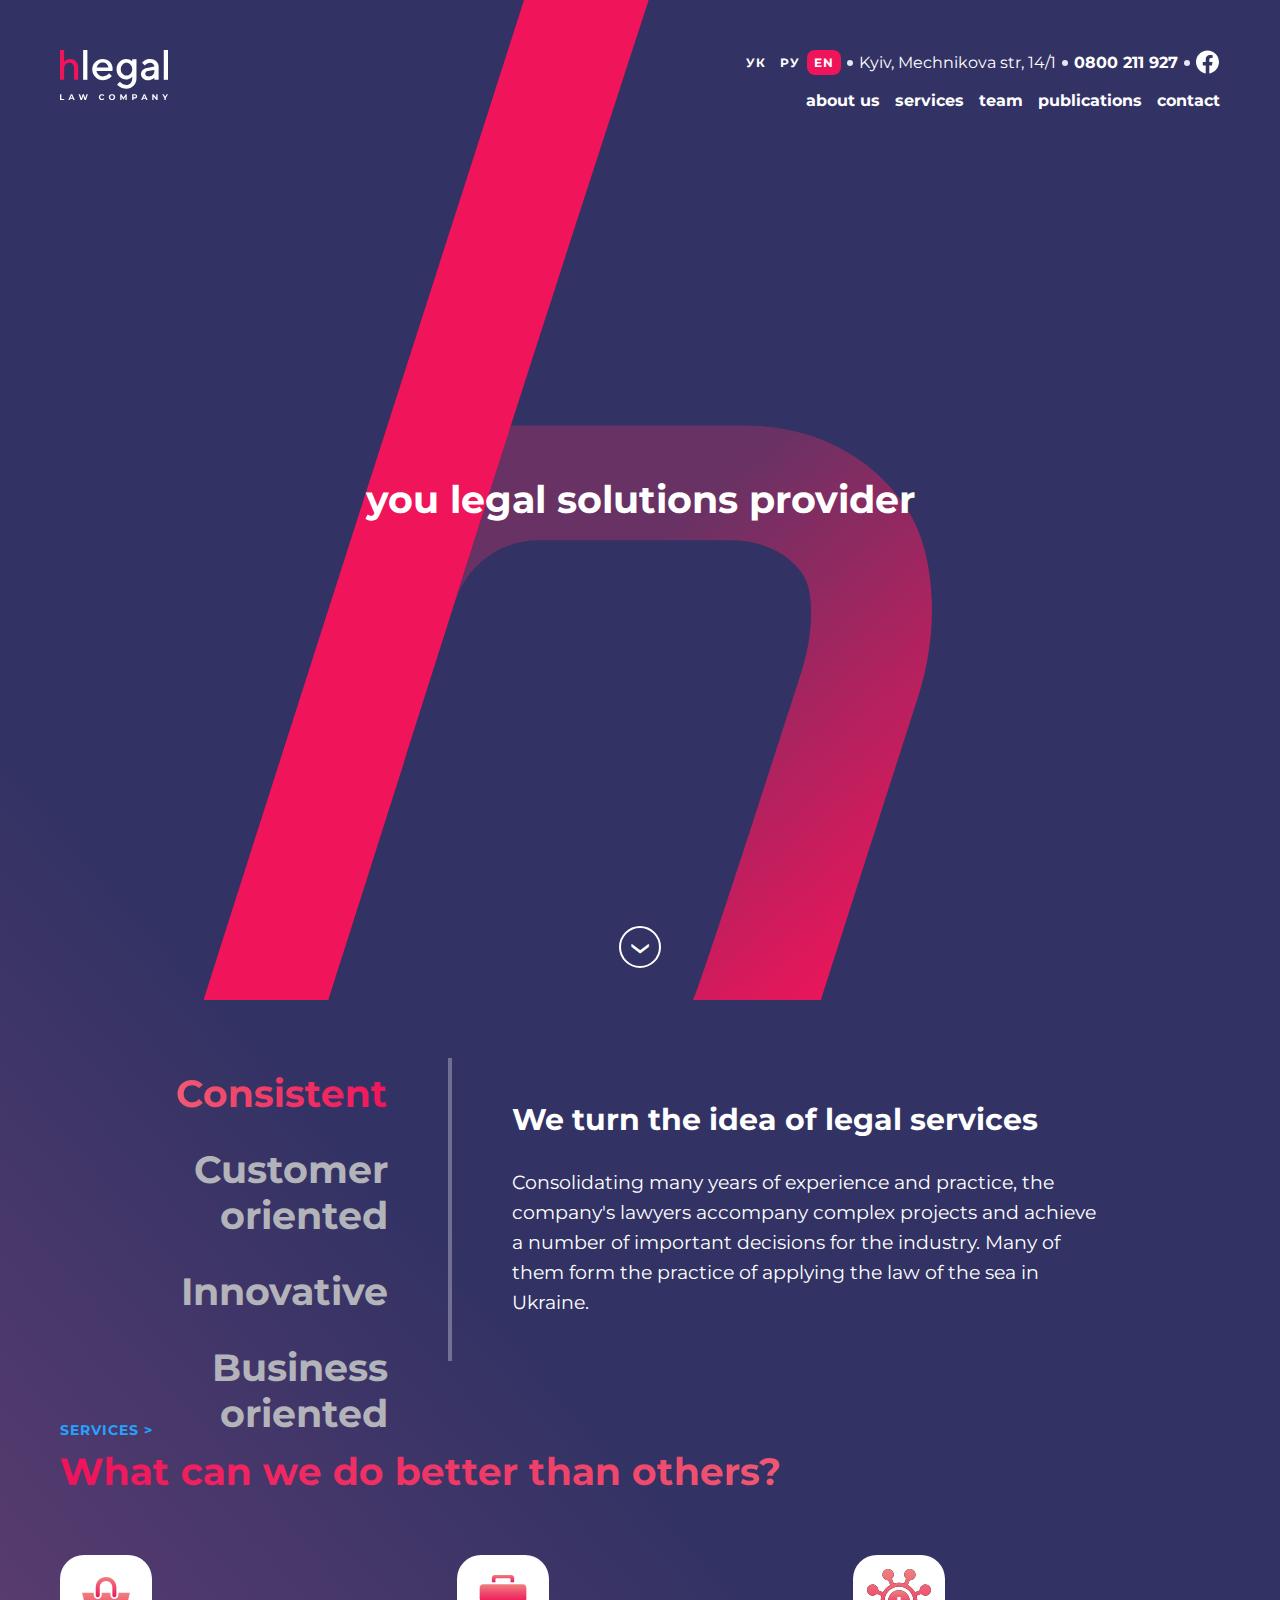
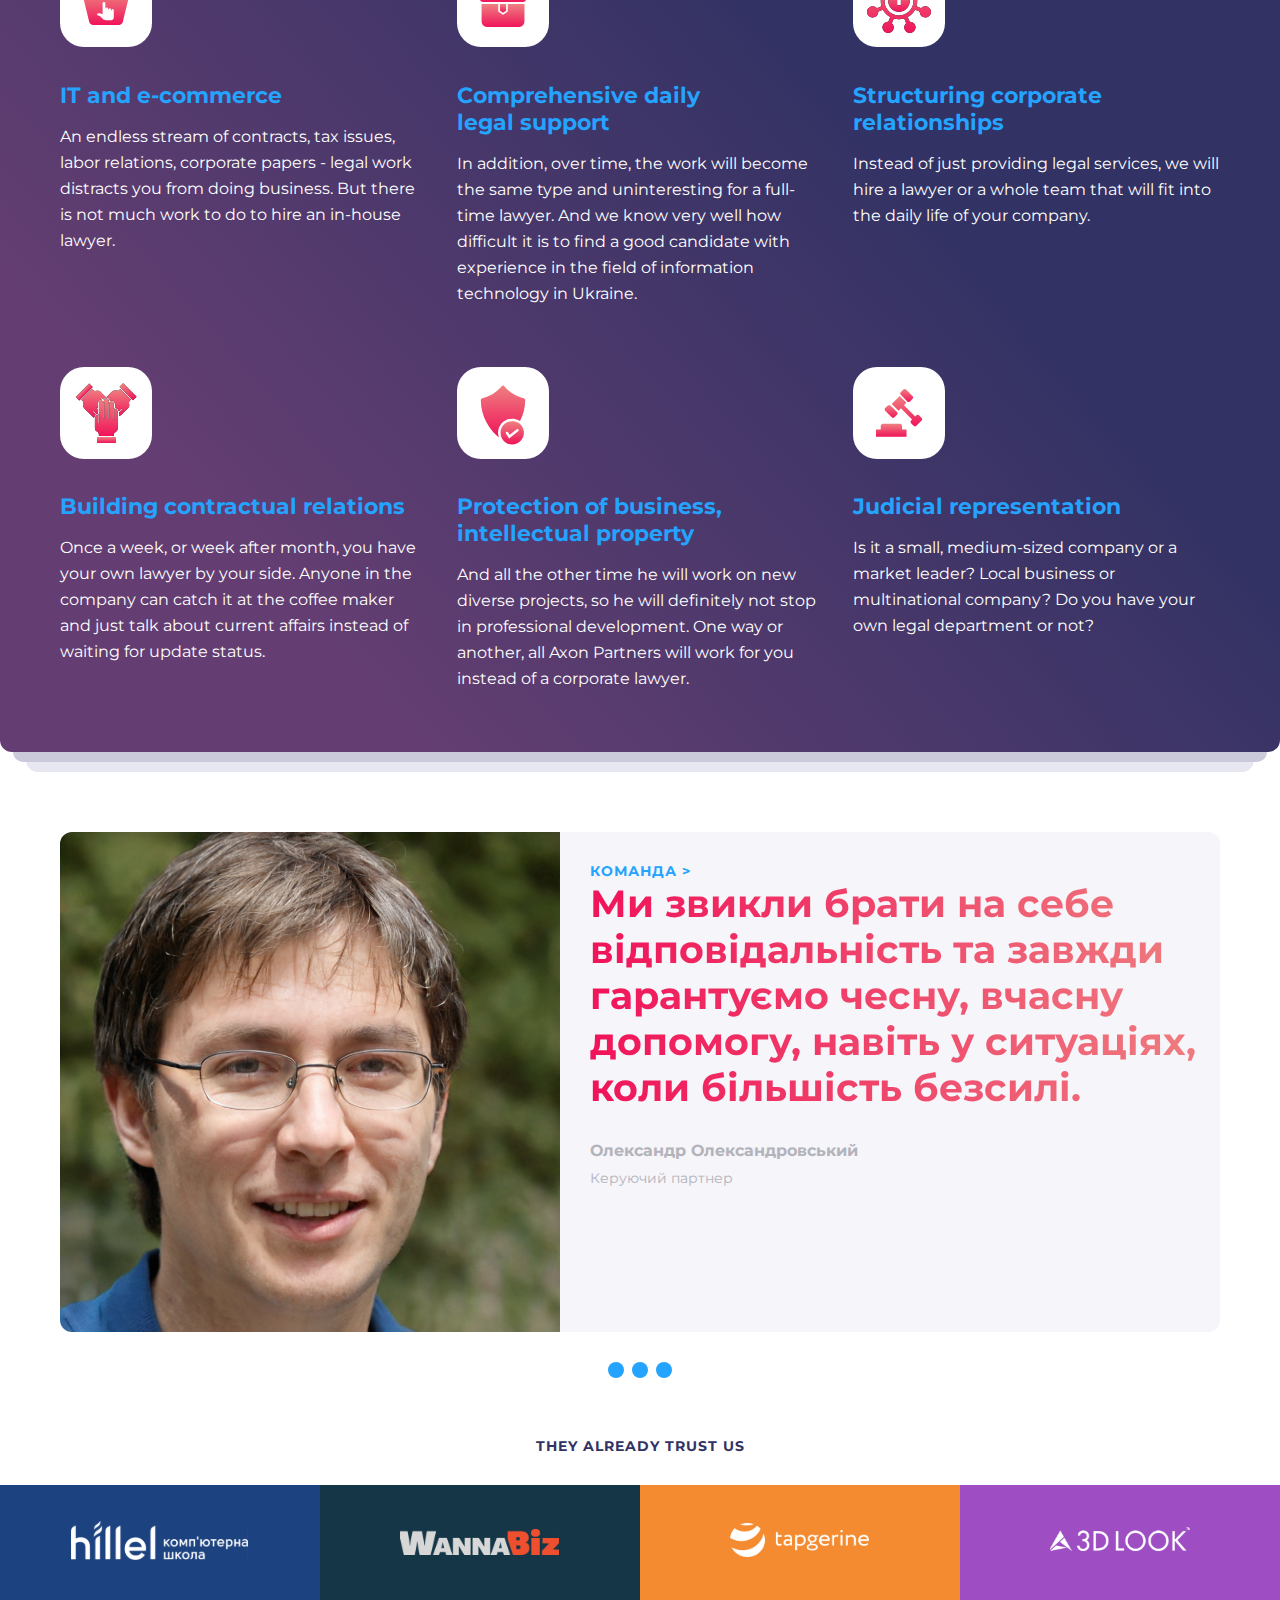
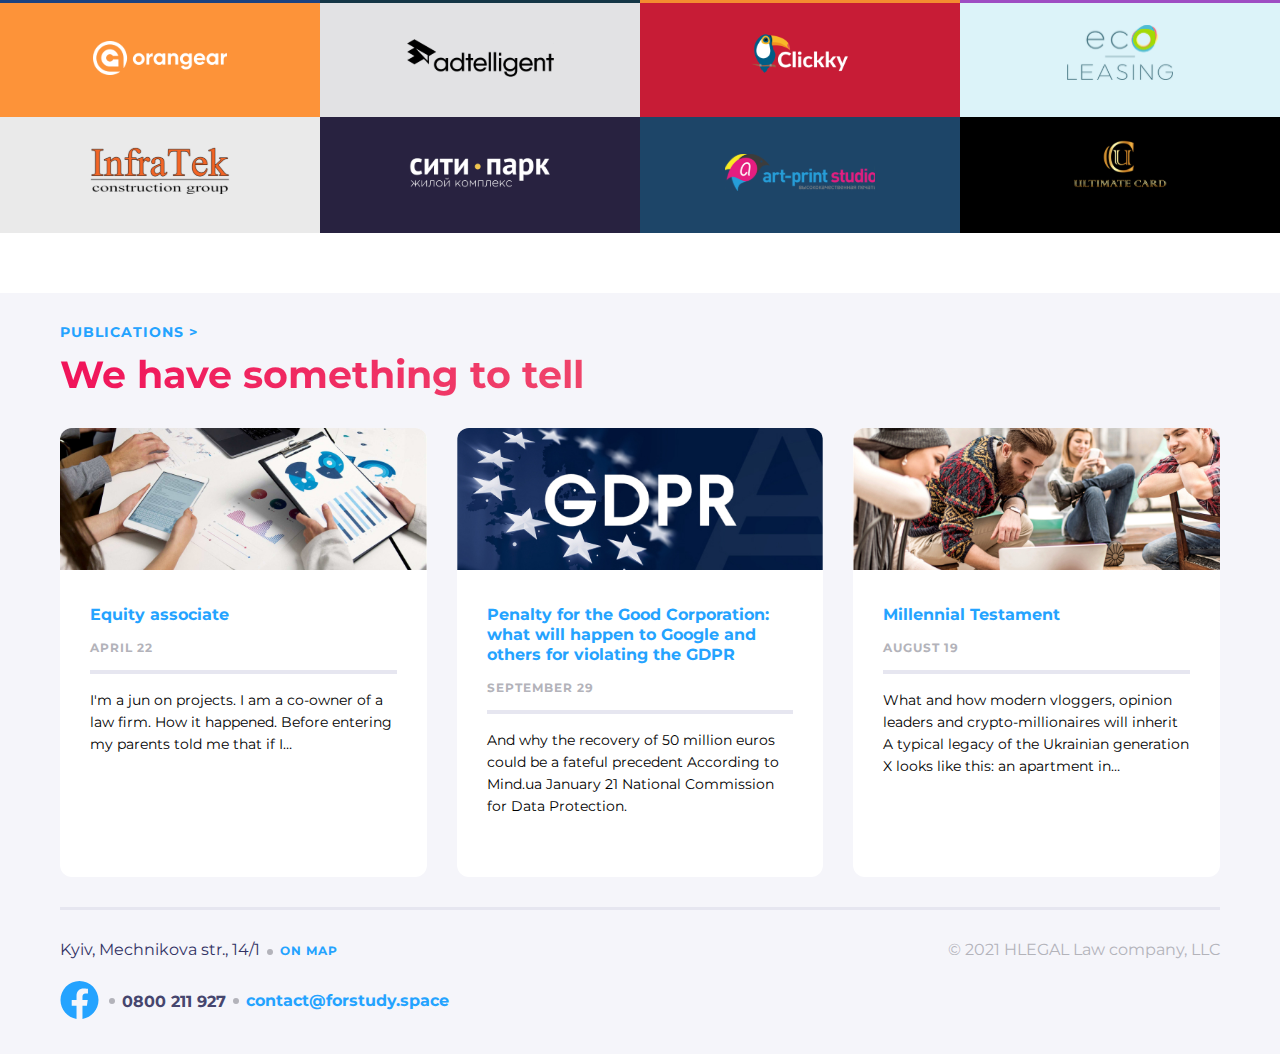
<file: index.html>
<!doctype html>
<html lang="en">

<head>
  <meta charset="utf-8">
  <meta name="viewport" content="width=device-width, initial-scale=1">
  <title>hlegal</title>
  <link rel="icon" type="image/x-icon" href="favicon.ico">
  <link rel="preconnect" href="https://fonts.googleapis.com"><link rel="preconnect" href="https://fonts.gstatic.com" crossorigin><link href="https://fonts.googleapis.com/css2?family=Montserrat:wght@400;700&display=swap" rel="stylesheet">
  <link rel="stylesheet" href="css/normalize.css">
  <link rel="stylesheet" href="css/styles.css">
</head>

<body>
  <div class="wrapper main">
    <div class="content">
      <header class="main__header">
        <div class="main__menu">
          <div class="main__logo">
            <a href="/" class="main__logo"><img src="images/logo.svg"/><p>&nbsp;<span class="main__logo-line">/</span>services</p></a>
          </div>
          <div class="main__hum">
            <a href="#"><img src="images/hum.png" alt="image"></a>
          </div>
          <div class="main__info-menu">
            <div class="main__language-switcher">
              <a href="#" title="УК">УК</a>
              <a href="#" title="РУ">РУ</a>
              <a href="#" title="EN" class="active">EN</a>
            </div>
            <div class="main__address">
              Kyiv, Mechnikova str, 14/1
            </div>
            <div class="main__cell">
              <a href="tel:0800 211 927">0800 211 927</a>
            </div>
            <a href="#" class="main__fb"><img src="./images/fb.svg"/></a>
          </div>
          <ul class="main__main-menu">
            <li class="main__main-menu-item">
              <a href="#" title="about us">about us</a>
            </li>
            <li class="main__main-menu-item">
              <a href="#" title="services">services</a>
            </li>
            <li class="main__main-menu-item">
              <a href="#" title="team">team</a>
            </li>
            <li class="main__main-menu-item">
              <a href="#" title="publications">publications</a>
            </li>
            <li class="main__main-menu-item">
              <a href="#" title="contact">contact</a>
            </li>
          </ul>
        </div>
      </header>
      <div class="main__title">
        <h1>you legal solutions provider</h1>
        <button>down scroll button</button>
      </div>
      <div class="main__title-button">
        <div class="main__button"><a href="#button"><p>&#8250;</p></a></div>
      </div>
      <div class="main__inscription">
        <div class="main__inscription-block">
          <div class="main__inscription-wrap-tab">
            <div class="main__inscription-item-red">Consistent</div>
            <div class="main__inscription-item">Customer oriented</div>
            <div class="main__inscription-item">Innovative</div>
            <div class="main__inscription-item">Business oriented</div>
          </div>
          <div class="main__inscription-wrap-txt">
            <h3 class="main__inscription-title">We turn the idea of legal services</h3>
            <p class="main__inscription-txt">
              Consolidating many years of experience and practice, the company's lawyers accompany 
              complex projects and achieve a number of important decisions for the industry. Many of  
              them form the practice of applying the law of the sea in Ukraine.
            </p>
          </div>
        </div>
      </div>
      <div class="main__services">
        <a href="#" class="main__services-button"><p>services ></p></a>
      </div>
      <div id="button" class="main__wraps-title">What can we do better than others?</div>
      <div class="main__wraps">
        <div class="main__wrap-item">
          <img src="images/icon-1.svg" alt="image">
          <a href="#"><h3 class="main__wrap-title">IT and e-commerce</h3></a> 
          <p class="main__wrap-txt">
            An endless stream of contracts, tax issues, labor relations, 
            corporate papers - legal work distracts you from doing 
            business. But there is not much work to do to hire an in-house lawyer.
          </p>
        </div>
        <div class="main__wrap-item">
          <img src="images/icon-2.svg" alt="image">
          <a href="#"><h3 class="main__wrap-title">Comprehensive daily <br> legal support</h3></a> 
          <p class="main__wrap-txt">
            In addition, over time, the work will become the same type 
            and uninteresting for a full-time lawyer. And we know very 
            well how difficult it is to find a good candidate with 
            experience in the field of information technology in Ukraine.
          </p>
        </div>
        <div class="main__wrap-item">
          <img src="images/icon-3.svg" alt="image">
          <a href="#"><h3 class="main__wrap-title">Structuring corporate relationships</h3></a>
          <p class="main__wrap-txt">
            Instead of just providing legal services, we will hire a lawyer or 
            a whole team that will fit into the daily life of your company.
          </p>
        </div>
        <div class="main__wrap-item">
          <img src="images/icon-4.svg" alt="image">
          <a href="#"><h3 class="main__wrap-title">Building contractual relations</h3></a>
          <p class="main__wrap-txt">
            Once a week, or week after month, you have your own lawyer 
            by your side. Anyone in the company can catch it at the 
            coffee maker and just talk about current affairs instead of 
            waiting for update status.
          </p>
        </div>
        <div class="main__wrap-item">
          <img src="images/icon-5.svg" alt="image">
          <a href="#"><h3 class="main__wrap-title">Protection of business,  intellectual property</h3></a>
          <p class="main__wrap-txt">
            And all the other time he will work on new diverse projects,  
            so he will definitely not stop in professional development. 
            One way or another, all Axon Partners will work for you  
            instead of a corporate lawyer.</p>
        </div>
        <div class="main__wrap-item">
          <img src="images/icon-6.svg" alt="image">
          <a href="#"></a> <h3 class="main__wrap-title">Judicial representation</h3>
          <p class="main__wrap-txt">
            Is it a small, medium-sized company or a market leader? 
            Local business or multinational company? Do you have your  
            own legal department or not?
          </p>
        </div>
      </div>
    </div>
  </div>
  <div class="wrapper">
    <div class="content set">
      <div class="team__wrap">
        <img src="images/man.jpg" alt="image">
        <div class="team__box-card">
          <a href="#" class="team__button"><p>команда ></p></a>
          <h3 class="team__title">Ми звикли брати на себе відповідальність та завжди гарантуємо чесну, вчасну допомогу, навіть у ситуаціях, коли більшість безсилі.</h3>
          <p class="team__name">Олександр Олександровський</p>
          <p class="team__partner">Керуючий партнер</p>
        </div>
      </div>
      <div class="team__dot-nav">
        <div class="team__dot-nav-item"></div>
        <div class="team__dot-nav-item-white"></div>
        <div class="team__dot-nav-item-white"></div>
      </div>
    </div>
  </div>
  <div class="wrapper">
    <div class="fix">
      <div class="card__title">
        <p>They already trust us</p>
      </div>
      <div class="card">
        <div class="card__brand-hillel card__wrap">
          <a href=""><img src="images/img-box-1.svg" alt="image"></a>
        </div>
        <div class="card__brand-biz card__wrap">
          <a href=""><img src="images/img-box-2.svg" alt="image"></a>
        </div>
        <div class="card__brand-tapgerine card__wrap">
          <a href=""><img src="images/img-box-3.svg" alt="image"></a>
        </div>
        <div class="card__brand-3d card__wrap">
          <a href=""><img src="images/img-box-4.svg" alt="image"></a>
        </div>
        <div class="card__brand-oranger card__wrap">
          <a href=""><img src="images/img-box-5.svg" alt="image"></a>
        </div>
        <div class="card__brand-adtelligent card__wrap">
          <a href=""><img src="images/img-box-6.svg" alt="image"></a>
        </div>
        <div class="card__brand-clickky card__wrap">
          <a href=""><img src="images/img-box-7.svg" alt="image"></a>
        </div>
        <div class="card__brand-eco card__wrap">
          <a href=""><img src="images/img-box-8.svg" alt="image"></a>
        </div>
        <div class="card__brand-infa card__wrap">
          <a href=""><img src="images/img-box-9.svg" alt="image"></a>
        </div>
        <div class="card__brand-sity card__wrap">
          <a href=""><img src="images/img-box-10.svg" alt="image"></a>
        </div>
        <div class="card__brand-art card__wrap">
          <a href=""><img src="images/img-box-11.svg" alt="image"></a>
        </div>
        <div class="card__brand-ultimate card__wrap">
          <a href=""><img src="images/img-box-12.svg" alt="image"></a>
        </div>
      </div>
    </div>
  </div>
  <div class="wrapper">
    <div class="content">
      <div class="wraps__publications">
        <a href="#" class="wraps__publications-button"><p>publications ></p></a>
        <h3 class="wraps__main-title">We have something to tell</h3>
      </div>
      <div class="wraps">
        <div class="wraps__wrap">
          <img class="wraps__photo" src="images/cover-1.jpg" alt="image">
          <a href="#"><h4 class="wraps__title">Equity associate</h4></a>
          <h3 class="wraps__data">April 22</h3>
          <div class="wraps__line"></div>
          <p class="wraps__text">I'm a jun on projects. I am a co-owner of a law firm. How it happened. Before entering my parents told me that if I…</p>
      </div>
      <div class="wraps__wrap">
          <img class="wraps__photo" src="images/cover-2.jpg" alt="image">
          <a href="#"><h4 class="wraps__title">Penalty for the Good Corporation: what will happen to Google and others for violating the GDPR</h4></a>
          <h3 class="wraps__data">September 29</h3>
          <div class="wraps__line"></div>
          <p class="wraps__text">And why the recovery of 50 million euros could be a fateful precedent According to Mind.ua January 21 National Commission for Data Protection.</p>
      </div>
      <div class="wraps__wrap wraps__width">
          <img class="wraps__photo" src="images/cover-3.jpg" alt="image">
          <a href="#"><h4 class="wraps__title">Millennial Testament</h4></a>
          <h3 class="wraps__data">August 19</h3>
          <div class="wraps__line"></div>
          <p class="wraps__text">What and how modern vloggers, opinion leaders and crypto-millionaires will inherit A typical legacy of the Ukrainian generation X looks like this: an apartment in…</p>
      </div>
    </div>
    <div class="bottom-line"></div>
  </div>
  <div class="wrapper">
    <footer class="content contact__bottom">
      <div class="contact__info-box">
        <div class="contact__information">
          <a href="#"><p class="contact__geo">Kyiv, Mechnikova str., 14/1</p></a>
          <img class="contact__doc-upper" src="images/img-2.svg" alt="image">
          <a href="#"><p class="contact__map">On map</p></a>
        </div>
        <div class="contact__information">
          <a class="contact__img" href="#"><img src="images/fb-bottom.svg" alt="image"></a>
          <img class="contact__doc" src="images/img-2.svg" alt="image">
          <a href="#"><p class="contact__phone">0800 211 927</p></a>
          <img class="contact__doc" src="images/img-2.svg" alt="image">
          <a href="#"><p class="contact__email">contact@forstudy.space</p></a>
        </div>
      </div>
      <div class="contact__info">
          <a href="#"><p class="contact__foot-company">© 2021 HLEGAL Law company, LLC</p></a>
      </div>
    </footer>
  </div>

</body>

</html>
</file>
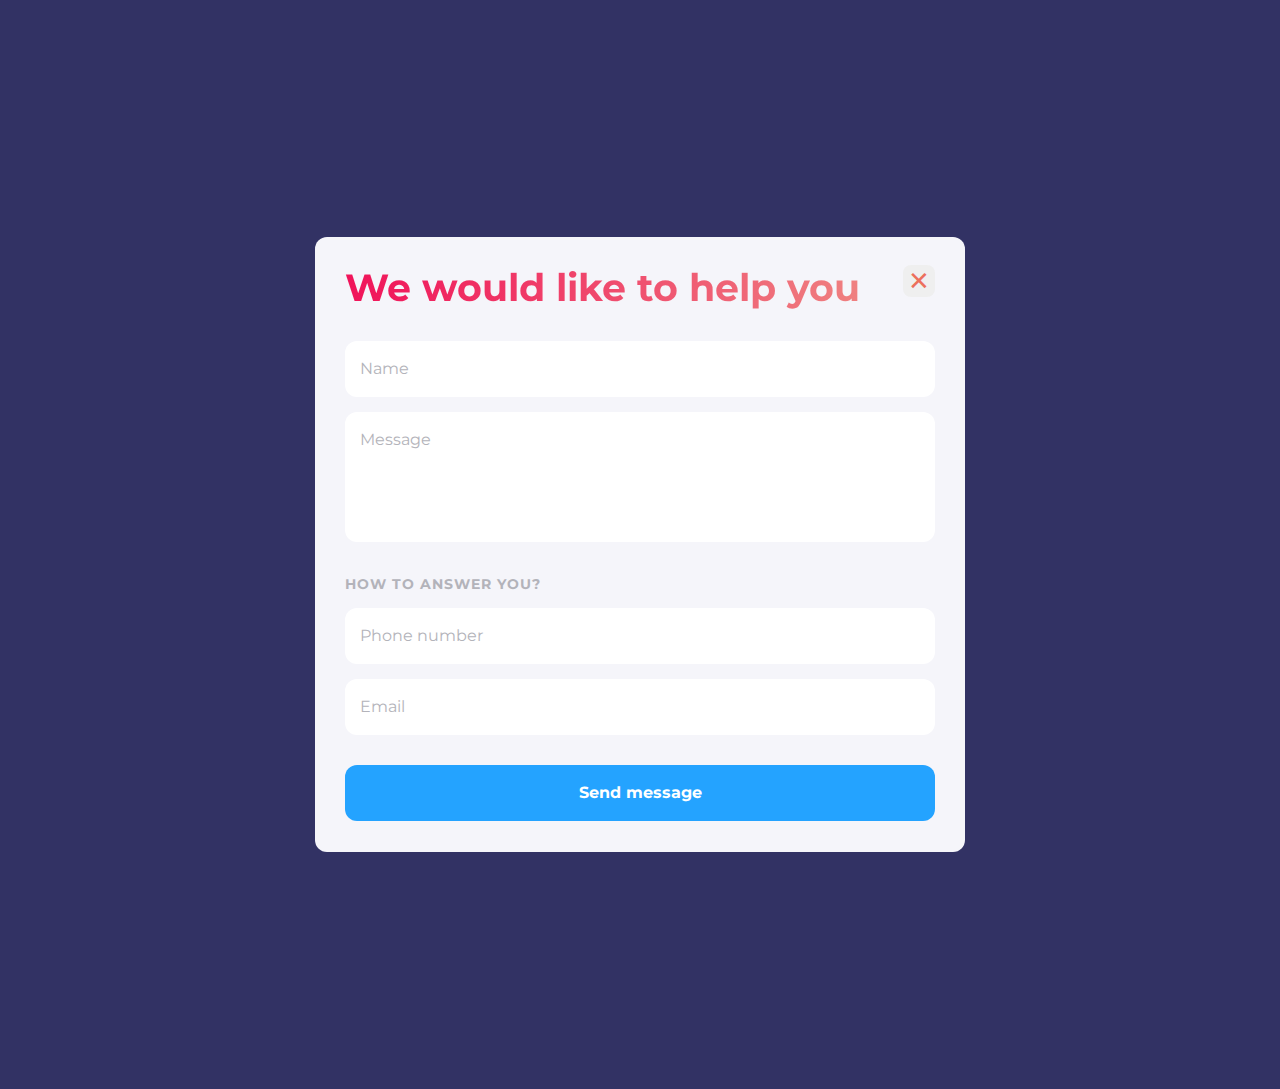
<file: form.html>
<!DOCTYPE html>
<html lang="en">
<head>
    <meta charset="UTF-8">
    <meta name="viewport" content="width=device-width, initial-scale=1.0">
    <title>form</title>
    <link rel="icon" type="image/x-icon" href="favicon.ico">
    <link rel="preconnect" href="https://fonts.googleapis.com"><link rel="preconnect" href="https://fonts.gstatic.com" crossorigin><link href="https://fonts.googleapis.com/css2?family=Montserrat:wght@400;700&display=swap" rel="stylesheet">
    <link rel="stylesheet" href="css_form/styles.css">
</head>
<body>
    <div class="content">
        <div class="form__box">
            <div class="form">
                <form action="https://fom.in.ua/echo" method="POST">
                    <div class="form__button-exit">
                        <button>✕</button>
                        <h3 class="form__title">We would like to help you</h3>
                    </div>
                    <div class="form__name">
                        <input class="form__input-name" type="text" minlength="3" id="login" name="firstname" placeholder="Name" required>
                    </div>
                    <div class="form__message">
                        <textarea id="subject" minlength="33" maxlength="255" name="subject" placeholder="Message"></textarea>
                    </div>
                    <div class="form__question">
                        <p>How to answer you?</p> 
                    </div>
                    <div class="form__number">
                        <input type="number" name="number" placeholder="Phone number" required> 
                    </div>
                    <div class="form__email">
                        <input type="email" name="email" placeholder="Email" required> 
                    </div>  
                    <div class="form__button-send">
                        <input type="submit"  value="Send message" required>
                    </div> 
                </form>
            </div>
        </div>
    </div>
    
</body>
</html>
</file>
<file: css/styles.css>
/* size text */
/* border radius */
* {
  box-sizing: border-box;
  margin: 0;
  padding: 0;
}

a {
  text-decoration: none;
}

.wrapper {
  width: 100%;
}
.wrapper:nth-child(4) {
  background-color: #F5F5FA;
  padding-bottom: 30px;
}

.content {
  margin: 0 auto;
  max-width: 1920px;
  padding: 0 160px;
}

body {
  font-family: "Montserrat", "sans-serif";
}

.main {
  position: relative;
  overflow: visible;
  background: linear-gradient(228.57deg, #323264 11.93%, #323264 57.17%, #643E72 87.46%);
  border-radius: 0px 0px 12px 12px;
}
.main::after {
  content: "";
  overflow: visible;
  position: absolute;
  top: 100%;
  left: 1%;
  width: 98%;
  height: 10px;
  background-color: #CACADB;
  border-radius: 0px 0px 12px 12px;
}
.main::before {
  content: "";
  overflow: visible;
  position: absolute;
  top: 100%;
  left: 2%;
  width: 96%;
  height: 20px;
  background-color: #E7E7F2;
  border-radius: 0px 0px 12px 12px;
}
.main .content {
  height: 100%;
  background: url("../images/h.svg") center top no-repeat;
}
.main__hum {
  display: none;
}
.main__logo {
  display: flex;
  width: 108px;
  height: 50px;
  order: 1;
  position: relative;
  top: 25px;
}
.main__logo img {
  max-width: 130px;
  height: auto;
}
.main__logo p {
  display: none;
}
.main__menu {
  display: flex;
  flex-flow: column wrap;
}
.main__info-menu {
  display: flex;
  height: 25px;
  margin-bottom: 16px;
  order: 2;
  margin-left: auto;
}
.main__language-switcher, .main__address, .main__cell {
  align-items: center;
  margin-right: 6px;
}
.main__language-switcher:after, .main__address:after, .main__cell:after {
  content: "";
  width: 6px;
  height: 6px;
  border-radius: 50%;
  background: #E6E6F0;
  margin-left: 6px;
}
.main__language-switcher {
  display: flex;
}
.main__language-switcher a {
  font-size: 12px;
  font-weight: 700;
  line-height: 15px;
  letter-spacing: 1px;
  color: #FFFFFF;
  display: flex;
  align-items: center;
  justify-content: center;
  padding: 5px 7px;
  border-radius: 8px;
  transition-property: background;
  transition-duration: 0.2s;
}
.main__language-switcher a.active {
  background: #F0145A;
  cursor: default;
  pointer-events: none;
}
.main__language-switcher a:hover:not(.active) {
  background: grey;
}
.main__address {
  display: flex;
  font-size: 16px;
  font-weight: 400;
  line-height: 20px;
  color: #FFFFFF;
  cursor: pointer;
}
.main__cell {
  display: flex;
}
.main__cell a {
  font-size: 16px;
  font-weight: 700;
  line-height: 20px;
  color: #FFFFFF;
}
.main__fb {
  display: flex;
  width: 24px;
  height: 24px;
}
.main__main-menu {
  display: flex;
  list-style: none;
  justify-content: flex-end;
  order: 3;
}
.main__main-menu a {
  font-size: 16px;
  font-weight: 700;
  line-height: 20px;
  color: #FFFFFF;
  margin-left: 15px;
}
.main__title h1 {
  text-align: center;
  font-size: 38px;
  font-weight: 700;
  line-height: 46px;
  color: #FFFFFF;
  margin: 366px auto 0;
}
.main__title button {
  display: none;
}
.main__title-button {
  display: flex;
  justify-content: center;
}
.main__button {
  width: 42px;
  height: 42px;
  border-radius: 100%;
  margin-top: 403px;
  display: flex;
  justify-content: center;
  align-items: center;
  background-color: #323264;
  border: 2px solid #FFFFFF;
  writing-mode: vertical-rl;
  cursor: pointer;
}
.main__button a {
  color: #FFFFFF;
}
.main__button p {
  font-size: 46px;
  padding-top: 4px;
  padding-left: 8px;
}
.main__inscription {
  margin-top: 90px;
}
.main__inscription-block {
  display: flex;
  flex-direction: row;
  margin-bottom: 60px;
}
.main__inscription-wrap-tab {
  border-right: 4px solid rgba(255, 255, 255, 0.3019607843);
  width: calc(39% - 60px);
  padding-right: 60px;
  height: 303px;
}
.main__inscription-wrap-txt {
  width: calc(61% - 60px);
  padding-left: 60px;
  align-self: center;
}
.main__inscription-wrap-txt h3 {
  font-size: 30px;
  font-weight: 700;
  line-height: 37px;
  letter-spacing: 0em;
  text-align: left;
  color: #FFFFFF;
  margin-bottom: 30px;
}
.main__inscription-wrap-txt p {
  font-size: 19px;
  font-weight: 400;
  line-height: 30px;
  letter-spacing: 0em;
  text-align: left;
  color: #FFFFFF;
}
.main__inscription-item-red {
  background-image: linear-gradient(90.13deg, #EF8080 0.84%, #F0145A 99.96%);
  -webkit-background-clip: text;
  -webkit-text-fill-color: transparent;
  font-size: 38px;
  font-weight: 700;
  line-height: 46px;
  letter-spacing: 0em;
  text-align: right;
  margin-bottom: 30px;
  cursor: default;
  margin-top: 13px;
}
.main__inscription-item {
  color: #B3B3BA;
  font-size: 38px;
  font-weight: 700;
  line-height: 46px;
  letter-spacing: 0em;
  text-align: right;
  margin-bottom: 30px;
  cursor: pointer;
}
.main__services {
  margin-bottom: 10px;
}
.main__services-button {
  text-decoration: none;
}
.main__services-button p {
  text-transform: uppercase;
  font-size: 14px;
  font-weight: 700;
  line-height: 17px;
  letter-spacing: 1px;
  color: #24A3FF;
}
.main__wraps-title {
  font-size: 38px;
  font-weight: 700;
  line-height: 46px;
  letter-spacing: 0em;
  text-align: left;
  background: linear-gradient(90.13deg, #F0145A 0.84%, #EF8080 99.96%);
  -webkit-background-clip: text;
  -webkit-text-fill-color: transparent;
  margin-bottom: 60px;
}
.main__wraps {
  display: flex;
  flex-wrap: wrap;
}
.main__wrap-item {
  width: calc((100% - 60px) / 3);
  margin-bottom: 60px;
}
.main__wrap-item:not(:nth-child(3n)) {
  margin-right: 30px;
}
.main__wrap-item img {
  margin-bottom: 30px;
  max-width: auto;
}
.main__wrap-title {
  margin-bottom: 15px;
  font-size: 22px;
  font-weight: 700;
  line-height: 27px;
  letter-spacing: 0em;
  color: #24A3FF;
}
.main__wrap-txt {
  font-size: 16px;
  font-weight: 400;
  line-height: 26px;
  letter-spacing: 0em;
  text-align: left;
  color: #FFFFFF;
}

.set {
  margin-top: 80px;
  margin-bottom: 60px;
}

.team__wrap {
  display: flex;
  margin-bottom: 30px;
}
.team__wrap img {
  border-radius: 12px 0 0 12px;
  width: 100%;
}
.team__box-card {
  padding-top: 30px;
  padding-left: 30px;
  border-radius: 0 12px 12px 0;
  background-color: #F5F5FA;
}
.team__button {
  text-decoration: none;
  margin-bottom: 5px;
}
.team__button p {
  text-transform: uppercase;
  font-size: 14px;
  font-weight: 700;
  line-height: 17px;
  letter-spacing: 1px;
  text-align: left;
  color: #24A3FF;
  display: inline-block;
}
.team__title {
  font-size: 38px;
  font-weight: 700;
  line-height: 46px;
  letter-spacing: 0em;
  text-align: left;
  margin-bottom: 30px;
  background: linear-gradient(90.13deg, #F0145A 0.84%, #EF8080 99.96%);
  -webkit-background-clip: text;
  -webkit-text-fill-color: transparent;
  word-break: break-word;
}
.team__name {
  margin-bottom: 6px;
  font-size: 16px;
  font-weight: 700;
  line-height: 20px;
  letter-spacing: 0em;
  text-align: left;
  color: #B3B3BA;
}
.team__partner {
  font-size: 14px;
  font-weight: 400;
  line-height: 22px;
  letter-spacing: 0em;
  text-align: left;
  color: #B3B3BA;
}
.team__dot-nav {
  align-items: center;
  display: flex;
  justify-content: center;
  list-style-type: none;
  margin: 0;
  padding: 0;
}
.team__dot-nav-item {
  border-radius: 50%;
  height: 16px;
  width: 16px;
  background-color: #24A3FF;
  border: none;
  margin: 0 0.25rem;
  cursor: pointer;
}
.team__dot-nav-item-white {
  border-radius: 50%;
  height: 16px;
  width: 16px;
  background-color: #24A3FF;
  border: none;
  margin: 0 0.25rem;
  cursor: pointer;
}

.fix {
  margin: 0 auto;
  max-width: 1720px;
  margin-bottom: 60px;
}

.card {
  display: flex;
  flex-wrap: wrap;
  border-radius: 12px;
}
.card__title {
  display: flex;
  justify-content: center;
  margin-bottom: 30px;
}
.card__title p {
  text-transform: uppercase;
  font-size: 14px;
  font-weight: 700;
  line-height: 17px;
  letter-spacing: 1px;
  color: #323264;
}
.card__wrap {
  width: 25%;
}
.card__brand-hillel {
  border-radius: 12px 0 0;
  background-color: #1C4280;
  padding: 36px 106px 36px 107px;
}
.card__brand-hillel img {
  width: 100%;
}
.card__brand-biz {
  background-color: #143646;
  padding: 44px 116px 44px 115px;
}
.card__brand-biz img {
  width: 100%;
}
.card__brand-tapgerine {
  background-color: #F48B30;
  padding: 38px 126px 39px 125px;
}
.card__brand-tapgerine img {
  width: 100%;
}
.card__brand-3d {
  border-radius: 0 12px 0 0;
  background-color: #9E4DC3;
  padding: 39px 125px 39px 125px;
}
.card__brand-3d img {
  width: 100%;
}
.card__brand-oranger {
  background-color: #FD9339;
  padding: 38px 128px 38px 128px;
}
.card__brand-oranger img {
  width: 100%;
}
.card__brand-adtelligent {
  background-color: #E2E2E4;
  padding: 36px 121px 36px 122px;
}
.card__brand-adtelligent img {
  width: 100%;
}
.card__brand-clickky {
  background-color: #C71C36;
  padding: 29px 146px 30px 146px;
}
.card__brand-clickky img {
  width: 100%;
}
.card__brand-eco {
  background-color: #DCF3F9;
  padding: 22px 142px 22px 142px;
}
.card__brand-eco img {
  width: 100%;
}
.card__brand-infa {
  border-radius: 0 0 0 12px;
  background-color: #EAEAEA;
  padding: 30px 124px 30px 124px;
}
.card__brand-infa img {
  width: 100%;
}
.card__brand-sity {
  background-color: #282240;
  padding: 41px 124px 41px 125px;
}
.card__brand-sity img {
  width: 100%;
}
.card__brand-art {
  background-color: #1D4568;
  padding: 37px 121px 37px 120px;
}
.card__brand-art img {
  width: 100%;
}
.card__brand-ultimate {
  border-radius: 0 0 12px;
  background-color: #000000;
  padding: 13px 139px 12px 139px;
}
.card__brand-ultimate img {
  width: 100%;
}

.wraps {
  display: flex;
  flex-wrap: wrap;
}
.wraps__wrap {
  width: calc((100% - 60px) / 3);
  background-color: #FFFFFF;
  border-radius: 12px 12px 0 0;
  margin-bottom: 30px;
  border-radius: 12px;
}
.wraps__wrap:not(:nth-child(3n)) {
  margin-right: 30px;
}
.wraps__title {
  padding: 0 30px;
  font-size: 16px;
  font-weight: 700;
  line-height: 20px;
  letter-spacing: 0em;
  text-align: left;
  color: #24A3FF;
  margin-bottom: 15px;
}
.wraps__data {
  padding: 0 30px;
  font-size: 12px;
  font-weight: 700;
  line-height: 15px;
  letter-spacing: 1px;
  text-align: left;
  color: #B3B3BA;
  text-transform: uppercase;
  margin-bottom: 15px;
}
.wraps__text {
  padding: 0 30px;
  font-size: 14px;
  font-weight: 400;
  line-height: 22px;
  letter-spacing: 0em;
  text-align: left;
  margin-bottom: 30px;
  padding-bottom: 30px;
}
.wraps__line {
  border-bottom: solid 4px #E6E6F0;
  margin: 0 30px;
  margin-bottom: 15px;
}
.wraps__photo {
  margin-bottom: 30px;
  border-radius: 12px 12px 0 0;
  text-align: center;
  width: 100%;
}
.wraps__publications {
  padding-top: 30px;
}
.wraps__publications-button {
  text-transform: uppercase;
  font-size: 14px;
  font-weight: 700;
  line-height: 17px;
  letter-spacing: 1px;
  text-align: left;
  color: #24A3FF;
  display: inline-block;
}
.wraps__main-title {
  margin-top: 10px;
  font-size: 38px;
  font-weight: 700;
  line-height: 46px;
  letter-spacing: 0em;
  text-align: left;
  background: linear-gradient(90.13deg, #F0145A 0.84%, #EF8080 99.96%);
  -webkit-background-clip: text;
  -webkit-text-fill-color: transparent;
  margin-bottom: 30px;
}

.bottom-line {
  border-bottom: solid 3px #E6E6F0;
  max-width: 1920px;
  margin: 0 auto;
}

.contact__information > a, .contact__information img {
  padding-right: 3px;
}
.contact__info {
  margin-left: auto;
}
.contact__bottom {
  display: flex;
  padding-bottom: 30px;
}
.contact__geo {
  margin-top: 30px;
  font-size: 16px;
  font-weight: 400;
  line-height: 20px;
  letter-spacing: 0em;
  color: #323264;
  display: inline-block;
}
.contact__map {
  font-size: 12px;
  font-weight: 700;
  line-height: 15px;
  letter-spacing: 1px;
  color: #24A3FF;
  text-transform: uppercase;
  display: inline-block;
}
.contact__phone {
  font-size: 16px;
  font-weight: 700;
  line-height: 20px;
  letter-spacing: 0em;
  color: #46466E;
  display: inline-block;
  position: relative;
  top: -12px;
}
.contact__email {
  font-size: 16px;
  font-weight: 700;
  line-height: 20px;
  letter-spacing: 0em;
  color: #24A3FF;
  display: inline-block;
  position: relative;
  top: -13px;
}
.contact__company {
  font-size: 16px;
  font-weight: 400;
  line-height: 20px;
  letter-spacing: 0px;
  color: #B3B3BA;
  text-align: right;
}
.contact__img {
  margin-top: 21px;
  display: inline-block;
}
.contact__doc {
  position: relative;
  top: -15px;
}
.contact__foot-company {
  font-size: 16px;
  font-weight: 400;
  line-height: 20px;
  letter-spacing: 0px;
  color: #B3B3BA;
  text-align: right;
  position: relative;
  top: 30px;
}

.main__main-menu-item a {
  transition: all 1s;
}
.main__main-menu-item a:hover {
  transition: all 0.3s;
  color: #F0145A;
  border-bottom: 2px solid #F0145A;
}
.main__inscription-item {
  transition: all 1s;
}
.main__inscription-item:hover {
  transition: all 0.3s;
  color: #F0145A;
}
.main__button {
  transition: all 1s;
}
.main__button:hover {
  transition: all 0.3s;
  border: 2px solid #F0145A;
}
.main__button a {
  transition: all 1s;
}
.main__button a:hover {
  transition: all 0.3s;
  color: #F0145A;
}
.main__services-button {
  display: inline-block;
}
.main__services-button p {
  transition: all 1s;
}
.main__services-button p:hover {
  transition: all 0.3s;
  color: #F0145A;
}
.main__wrap-title {
  transition: all 1s;
}
.main__wrap-title:hover {
  transition: all 0.3s;
  color: #F0145A;
}

.team__button {
  transition: all 1s;
}
.team__button:hover p {
  transition: all 0.3s;
  color: #F0145A;
}

.wraps__publications-button {
  transition: all 1s;
}
.wraps__publications-button:hover {
  transition: all 0.3s;
  color: #F0145A;
}
.wraps__title {
  transition: all 1s;
}
.wraps__title:hover {
  transition: all 0.3s;
  color: #F0145A;
}

.contact__email {
  transition: all 0.2s;
}
.contact__email:hover {
  color: #F0145A;
  transition: all 0.2s;
}

/* size text */
/* border radius */
/* size text */
/* border radius */
@media (max-width: 1440px) {
  .content {
    padding: 0 60px;
  }
  .card {
    display: flex;
    justify-content: center;
  }
  .card__wrap {
    width: 25%;
  }
  .card__brand-hillel {
    border-radius: 0;
    padding: 36px 72px 36px 71px;
  }
  .card__brand-hillel img {
    width: 100%;
  }
  .card__brand-biz {
    padding: 44px 81px 44px 80px;
  }
  .card__brand-biz img {
    width: 100%;
  }
  .card__brand-tapgerine {
    padding: 38px 91px 38px 90px;
  }
  .card__brand-tapgerine img {
    width: 100%;
  }
  .card__brand-3d {
    border-radius: 0;
    padding: 39px 90px 39px 90px;
  }
  .card__brand-3d img {
    width: 100%;
  }
  .card__brand-oranger {
    padding: 38px 93px 38px 93px;
  }
  .card__brand-oranger img {
    width: 100%;
  }
  .card__brand-adtelligent {
    padding: 36px 86px 36px 87px;
  }
  .card__brand-adtelligent img {
    width: 100%;
  }
  .card__brand-clickky {
    padding: 29px 111px 30px 111px;
  }
  .card__brand-clickky img {
    width: 100%;
  }
  .card__brand-eco {
    padding: 22px 107px 22px 107px;
  }
  .card__brand-eco img {
    width: 100%;
  }
  .card__brand-infa {
    border-radius: 0;
    padding: 30px 89px 30px 89px;
  }
  .card__brand-infa img {
    width: 100%;
  }
  .card__brand-sity {
    padding: 41px 90px 41px 89px;
  }
  .card__brand-sity img {
    width: 100%;
  }
  .card__brand-art {
    padding: 37px 85px 37px 85px;
  }
  .card__brand-art img {
    width: 100%;
  }
  .card__brand-ultimate {
    padding: 13px 104px 12px 104px;
    border-radius: 0;
  }
  .card__brand-ultimate img {
    width: 100%;
  }
  .main__logo {
    display: flex;
    width: 108px;
    height: 50px;
    order: 1;
    position: relative;
    top: 25px;
  }
  .main__menu {
    display: flex;
    flex-flow: column wrap;
  }
  .main__main-menu {
    display: flex;
    list-style: none;
    justify-content: flex-end;
    order: 3;
  }
  .main__info-menu {
    display: flex;
    height: 25px;
    margin-bottom: 16px;
    order: 2;
    margin-left: auto;
  }
  .main__main-menu-item:not(:first-child) {
    margin-left: 15px;
  }
  .main__main-menu-item a {
    margin: 0;
  }
  .main__info-menu {
    display: flex;
    height: 25px;
    margin-bottom: 16px;
    order: 1;
  }
}
/* size text */
/* border radius */
@media (max-width: 1100px) {
  .main__inscription-wrap-tab {
    width: 50%;
  }
  .main__inscription-wrap-txt {
    width: 50%;
  }
  .fix {
    margin: 0 auto;
    margin-bottom: 60px;
  }
  .card__brand-hillel {
    border-radius: 0;
    padding: 36px 20px 36px 19px;
  }
  .card__brand-hillel img {
    width: 100%;
  }
  .card__wrap {
    width: 25%;
  }
  .card__brand-biz {
    padding: 44px 28px 44px 29px;
  }
  .card__brand-biz img {
    width: 100%;
  }
  .card__brand-tapgerine {
    padding: 38px 38px 38px 39px;
  }
  .card__brand-tapgerine img {
    width: 100%;
  }
  .card__brand-3d {
    border-radius: 0;
    padding: 38px 38px 38px 39px;
  }
  .card__brand-3d img {
    width: 100%;
  }
  .card__brand-oranger {
    padding: 38px 41px 38px 41px;
  }
  .card__brand-oranger img {
    width: 100%;
  }
  .card__brand-adtelligent {
    padding: 36px 61px 36px 62px;
  }
  .card__brand-adtelligent img {
    width: 100%;
  }
  .card__brand-clickky {
    padding: 29px 59px 30px 59px;
  }
  .card__brand-clickky img {
    width: 100%;
  }
  .card__brand-eco {
    padding: 22px 55px 22px 55px;
  }
  .card__brand-eco img {
    width: 100%;
  }
  .card__brand-infa {
    border-radius: 0;
    padding: 30px 37px 30px 37px;
  }
  .card__brand-infa img {
    width: 100%;
  }
  .card__brand-sity {
    padding: 41px 37px 41px 37px;
  }
  .card__brand-sity img {
    width: 100%;
  }
  .card__brand-art {
    padding: 37px 34px 37px 33px;
  }
  .card__brand-art img {
    width: 100%;
  }
  .card__brand-ultimate {
    border-radius: 0;
    padding: 13px 52px 12px 52px;
  }
  .card__brand-ultimate img {
    width: 100%;
  }
}
/* size text */
/* border radius */
@media (max-width: 1000px) {
  .content {
    padding: 0 60px;
  }
  .wrapper:nth-child(4) {
    padding-bottom: 30px;
  }
  .main__menu {
    display: flex;
    flex-flow: column wrap;
  }
  .main__button {
    margin-top: 369px;
  }
  .main__logo {
    display: flex;
    margin-top: 30px;
    order: 2;
    margin-right: auto;
    margin: 0;
    position: relative;
    top: 34px;
  }
  .main__info-menu {
    display: flex;
    margin-bottom: 16px;
    margin: 0;
    order: 1;
    position: relative;
    top: 50px;
  }
  .main__main-menu {
    display: flex;
    height: 50px;
    order: 3;
    margin-right: auto;
    position: relative;
    top: 88px;
  }
  .main__inscription {
    margin-top: 100px;
  }
  .main__inscription-block {
    display: flex;
    flex-direction: column;
  }
  .main__inscription-wrap-tab {
    display: flex;
    border-right: none;
    border-bottom: 4px solid rgba(255, 255, 255, 0.3019607843);
    width: 100%;
    padding-right: 0;
    overflow: scroll;
    height: auto;
    padding-bottom: 60px;
    margin-bottom: 60px;
  }
  .main__inscription-wrap-tab::-webkit-scrollbar {
    display: none;
  }
  .main__inscription-item {
    text-align: left;
    margin-bottom: 0;
    white-space: nowrap;
  }
  .main__inscription-item:not(:last-child) {
    margin-right: 20px;
  }
  .main__inscription-item-red {
    text-align: left;
    margin-bottom: 0;
    margin-top: 0;
    margin-right: 20px;
  }
  .main__inscription-wrap-txt {
    width: 100%;
    padding-left: 60px;
    align-self: center;
  }
  .main__inscription-wrap-txt h3 {
    font-size: 30px;
    font-weight: 700;
    line-height: 37px;
    letter-spacing: 0em;
    text-align: left;
    color: #FFFFFF;
    margin-bottom: 30px;
  }
  .main__inscription-wrap-txt p {
    font-size: 19px;
    font-weight: 400;
    line-height: 30px;
    letter-spacing: 0em;
    text-align: left;
    color: #FFFFFF;
  }
  .main__wrap-item {
    width: calc((100% - 30px) / 2);
  }
  .main__wrap-item:nth-child(2n) {
    margin-left: 30px;
  }
  .main__wrap-item:not(:nth-child(3n)) {
    margin-right: 0;
  }
  .contact__info {
    margin-left: auto;
  }
  .contact__info-box {
    width: unset;
  }
  .card__brand-hillel {
    border-radius: 0;
  }
  .card__brand-3d {
    border-radius: 0;
  }
  .card__brand-infa {
    border-radius: 0;
  }
  .card__brand-ultimate {
    border-radius: 0;
  }
  .team__wrap {
    display: flex;
    margin-bottom: 30px;
    flex-direction: column;
  }
  .team__wrap img {
    border-radius: 12px 12px 0 0;
  }
  .wraps {
    justify-content: space-between;
  }
  .wraps__wrap {
    width: calc((100% - 30px) / 2);
  }
  .wraps__wrap:not(:nth-child(3n)) {
    margin-right: 0;
  }
  .wraps__width {
    width: 100%;
  }
  .contact__information {
    white-space: nowrap;
  }
  .contact__foot-company {
    white-space: nowrap;
  }
}
/* size text */
/* border radius */
@media (max-width: 794px) {
  .main::after {
    left: 3%;
    width: 94%;
  }
  .main::before {
    content: "";
    overflow: visible;
    position: absolute;
    top: 100%;
    left: 6%;
    width: 88%;
    height: 20px;
    background-color: #E7E7F2;
    border-radius: 0px 0px 12px 12px;
  }
  .main .content {
    padding: 0;
    background-size: auto;
    background: url(../images/h.svg) left 38% top 1% no-repeat;
    background-size: 600px;
  }
  .main .hum {
    display: flex;
    order: 4;
    justify-content: right;
    position: relative;
    top: 15px;
    padding: 0 24px;
  }
  .main .hum img {
    width: 30px;
  }
  .main__info-menu {
    padding: 0 15px;
    display: flex;
    margin: 0;
    order: 1;
    height: 45px;
    width: 100%;
    background: rgba(245, 245, 250, 0.2);
  }
  .main__menu {
    margin-top: -51px;
  }
  .main__logo {
    padding: 0 15px;
  }
  .main__logo img {
    width: 69px;
    height: 32px;
  }
  .main__logo p {
    color: #FFFFFF;
    font-size: 20px;
    font-weight: 400;
    line-height: 24px;
    letter-spacing: 0em;
  }
  .main__logo-line {
    font-size: 26px;
    color: #F0145A;
  }
  .main__address {
    display: none;
  }
  .main__fb {
    display: none;
  }
  .main__language-switcher::after, .main__address::after, .main__cell::after {
    display: none;
  }
  .main__cell {
    margin-left: auto;
  }
  .main__main-menu {
    display: none;
  }
  .main__title {
    height: 145px;
    padding: 0 15px;
  }
  .main__title h1 {
    margin: 170px auto 0;
  }
  .main__button {
    margin-top: 215px;
  }
  .main__inscription {
    margin-top: 90px;
  }
  .main__inscription-block {
    padding: 0 15px;
  }
  .main__inscription-wrap-tab {
    height: auto;
    border-bottom: 4px solid rgba(255, 255, 255, 0.3019607843);
    padding-bottom: 30px;
    margin-bottom: 30px;
  }
  .main__inscription-wrap-txt {
    padding: 0;
  }
  .main__inscription-wrap-txt h3 {
    margin-bottom: 30px;
  }
  .main__wraps {
    display: flex;
    flex-direction: column;
    padding: 0 15px;
  }
  .main__wraps-title {
    padding: 0 15px;
  }
  .main__wrap-item {
    width: unset;
    margin-bottom: 60px;
  }
  .main__wrap-item:not(:nth-child(3n)) {
    margin-bottom: 30px;
  }
  .main__wrap-item:nth-child(2n) {
    margin-left: 0;
  }
  .main__services {
    padding: 0 15px;
  }
  .team__wraps {
    flex-direction: column;
    display: flex;
    padding: 0 15px;
  }
  .team__wrap {
    width: 100%;
    flex-wrap: wrap;
    display: flex;
    justify-content: center;
  }
  .team__box-card {
    border-radius: 0 0 12px 12px;
  }
  .team__partner {
    padding-bottom: 30px;
  }
  .content {
    padding: 0 15px;
  }
  .wraps__wrap {
    width: auto;
    border-radius: 12px;
  }
  .wraps__wrap:not(:nth-child(3n)) {
    margin-right: 0;
  }
  .fix {
    margin-bottom: 0;
  }
  .card {
    display: flex;
    flex-wrap: wrap;
    border-radius: 12px;
  }
  .card__brand-hillel {
    border-radius: unset;
    width: 100%;
    display: flex;
    justify-content: center;
  }
  .card__brand-biz {
    width: 100%;
    display: flex;
    justify-content: center;
  }
  .card__brand-tapgerine {
    width: 100%;
    display: flex;
    justify-content: center;
  }
  .card__brand-3d {
    border-radius: unset;
    width: 100%;
    display: flex;
    justify-content: center;
  }
  .card__brand-oranger {
    width: 100%;
    display: flex;
    justify-content: center;
  }
  .card__brand-adtelligent {
    width: 100%;
    display: flex;
    justify-content: center;
  }
  .card__brand-clickky {
    display: none;
  }
  .card__brand-eco {
    display: none;
  }
  .card__brand-infa {
    display: none;
  }
  .card__brand-sity {
    display: none;
  }
  .card__brand-art {
    display: none;
  }
  .card__brand-ultimate {
    display: none;
  }
  .contact__bottom {
    display: block;
  }
  .contact__info-box {
    width: 100%;
  }
  .contact__information {
    text-align: center;
    display: grid;
  }
  .contact__geo {
    margin-bottom: 10px;
  }
  .contact__img {
    margin-bottom: 20px;
  }
  .contact__phone {
    margin-bottom: 10px;
  }
  .contact__info {
    display: flex;
    justify-content: center;
    position: relative;
    top: -18px;
    padding-bottom: 1d5px;
  }
  .contact__doc-upper {
    display: none;
  }
  .contact__doc {
    display: none;
  }
}

/*# sourceMappingURL=styles.css.map */
</file>
<file: css_form/styles.css>
.form__button-send {
  transition: all 1s;
}
.form__button-send:hover {
  transform: scale(1.02);
  transition: all 0.3s;
  border-radius: 12px;
  animation-timing-function: ease-in-out;
  box-shadow: 0px 0px 20px rgba(36, 163, 255, 0.5);
}
.form__button-exit button {
  transition: all 1s;
}
.form__button-exit button:hover {
  transition: all 0.5s;
  background-color: #E6E6F0;
  border-radius: 8px;
}

body input {
  transition: all 1s;
}
body input:hover {
  transition: all 0.5s;
  -webkit-box-shadow: 0px 0px 10px 7px rgba(0, 0, 0, 0.15);
  -moz-box-shadow: 0px 0px 10px 7px rgba(0, 0, 0, 0.15);
  box-shadow: 0px 0px 10px 7px rgba(0, 0, 0, 0.15);
}
body textarea {
  transition: all 1s;
}
body textarea:hover {
  transition: all 0.5s;
  -webkit-box-shadow: 0px 0px 10px 7px rgba(0, 0, 0, 0.15);
  -moz-box-shadow: 0px 0px 10px 7px rgba(0, 0, 0, 0.15);
  box-shadow: 0px 0px 10px 7px rgba(0, 0, 0, 0.15);
}

.form__button-send {
  transition: all 1s;
}
.form__button-send:hover {
  transform: scale(1.02);
  transition: all 0.3s;
  border-radius: 12px;
  animation-timing-function: ease-in-out;
  box-shadow: 0px 0px 20px rgba(36, 163, 255, 0.5);
}
.form__button-exit button {
  transition: all 1s;
}
.form__button-exit button:hover {
  transition: all 0.5s;
  background-color: #E6E6F0;
  border-radius: 8px;
}

body input {
  transition: all 1s;
}
body input:hover {
  transition: all 0.5s;
  -webkit-box-shadow: 0px 0px 10px 7px rgba(0, 0, 0, 0.15);
  -moz-box-shadow: 0px 0px 10px 7px rgba(0, 0, 0, 0.15);
  box-shadow: 0px 0px 10px 7px rgba(0, 0, 0, 0.15);
}
body textarea {
  transition: all 1s;
}
body textarea:hover {
  transition: all 0.5s;
  -webkit-box-shadow: 0px 0px 10px 7px rgba(0, 0, 0, 0.15);
  -moz-box-shadow: 0px 0px 10px 7px rgba(0, 0, 0, 0.15);
  box-shadow: 0px 0px 10px 7px rgba(0, 0, 0, 0.15);
}

* {
  box-sizing: border-box;
  margin: 0;
  padding: 0;
}

body {
  font-family: "Montserrat", sans-serif;
  background-color: #323264;
}
body input {
  outline: none;
  color: #B3B3BA;
  font-size: 16px;
  font-weight: 400;
  line-height: 26px;
  letter-spacing: 0em;
  text-align: left;
  padding-left: 15px;
  padding-right: 15px;
}
body textarea {
  resize: none;
  color: #B3B3BA;
  font-size: 16px;
  font-weight: 400;
  line-height: 26px;
  letter-spacing: 0em;
  text-align: left;
  padding-left: 15px;
  outline: none;
}

.wrap {
  width: 100%;
}

.content {
  margin: 0 auto;
  max-width: 1440px;
  min-width: 375px;
  height: 1089px;
  display: flex;
  justify-content: center;
}

.form {
  width: 650px;
  height: 615px;
  background-color: #F5F5FA;
  padding: 30px;
  border-radius: 12px;
}
.form__box {
  display: flex;
  justify-content: center;
  align-items: center;
}
.form input {
  width: 590px;
  height: 56px;
  border-radius: 12px;
  border: none;
}
.form h3 {
  font-size: 38px;
  font-weight: 700;
  line-height: 46px;
  letter-spacing: 0em;
  text-align: left;
  background: linear-gradient(90.13deg, #F0145A 0.84%, #EF8080 99.96%);
  -webkit-background-clip: text;
  -webkit-text-fill-color: transparent;
  margin-bottom: 30px;
}
.form__name {
  margin-bottom: 15px;
}
.form__name input::placeholder {
  color: #B3B3BA;
  font-size: 16px;
  font-weight: 400;
  line-height: 26px;
  letter-spacing: 0em;
  text-align: left;
  font-family: "Montserrat";
}
.form__message {
  margin-bottom: 30px;
}
.form__message textarea {
  width: 590px;
  height: 130px;
  border: none;
  border-radius: 12px;
  padding-top: 15px;
}
.form__message textarea::placeholder {
  font-size: 16px;
  font-weight: 400;
  line-height: 26px;
  letter-spacing: 0em;
  text-align: left;
  color: #B3B3BA;
  font-family: "Montserrat";
}
.form__question {
  margin-bottom: 15px;
  text-transform: uppercase;
}
.form__question p {
  font-size: 14px;
  font-weight: 700;
  line-height: 17px;
  letter-spacing: 1px;
  color: #B3B3BA;
}
.form__number {
  margin-bottom: 15px;
}
.form__number input::-webkit-inner-spin-button {
  display: none;
}
.form__number input::placeholder {
  color: #B3B3BA;
  font-size: 16px;
  font-weight: 400;
  line-height: 26px;
  letter-spacing: 0em;
  text-align: left;
  font-family: "Montserrat";
}
.form__email {
  margin-bottom: 30px;
}
.form__email input::placeholder {
  color: #B3B3BA;
  font-size: 16px;
  font-weight: 400;
  line-height: 26px;
  letter-spacing: 0em;
  text-align: left;
  font-family: "Montserrat";
}
.form__button-send input {
  background: #24A3FF;
  color: #FFFFFF;
  font-size: 16px;
  font-weight: 700;
  line-height: 20px;
  letter-spacing: 0em;
  text-align: center;
  cursor: pointer;
  font-family: "Montserrat";
  padding: 0;
}
.form__button-exit {
  width: 100%;
  text-align: end;
  margin-right: 38px;
  display: flex;
  margin-top: -17px;
  flex-direction: row-reverse;
  align-items: flex-start;
  margin-top: -2px;
  justify-content: space-between;
  background-color: #F5F5FA;
}
.form__button-exit button {
  width: 32px;
  height: 32px;
  border: none;
  cursor: pointer;
  color: #EC6F5D;
  font-size: 26px;
  border-radius: 8px;
}
.form__title h3 {
  position: relative;
}

@media (max-width: 650px) {
  .form {
    width: 375px;
    height: 650px;
  }
  .form input {
    max-width: 315px;
    height: 56px;
    border-radius: 12px;
    border: none;
  }
  .form input:not(:last-child) {
    padding-left: 15px;
  }
  .form__message {
    margin-bottom: 30px;
  }
  .form__message textarea {
    max-width: 315px;
    height: 130px;
    border: none;
  }
  .form h3 {
    font-size: 30px;
  }
  .form__button-send input {
    padding: 0;
  }
}

/*# sourceMappingURL=styles.css.map */
</file>
